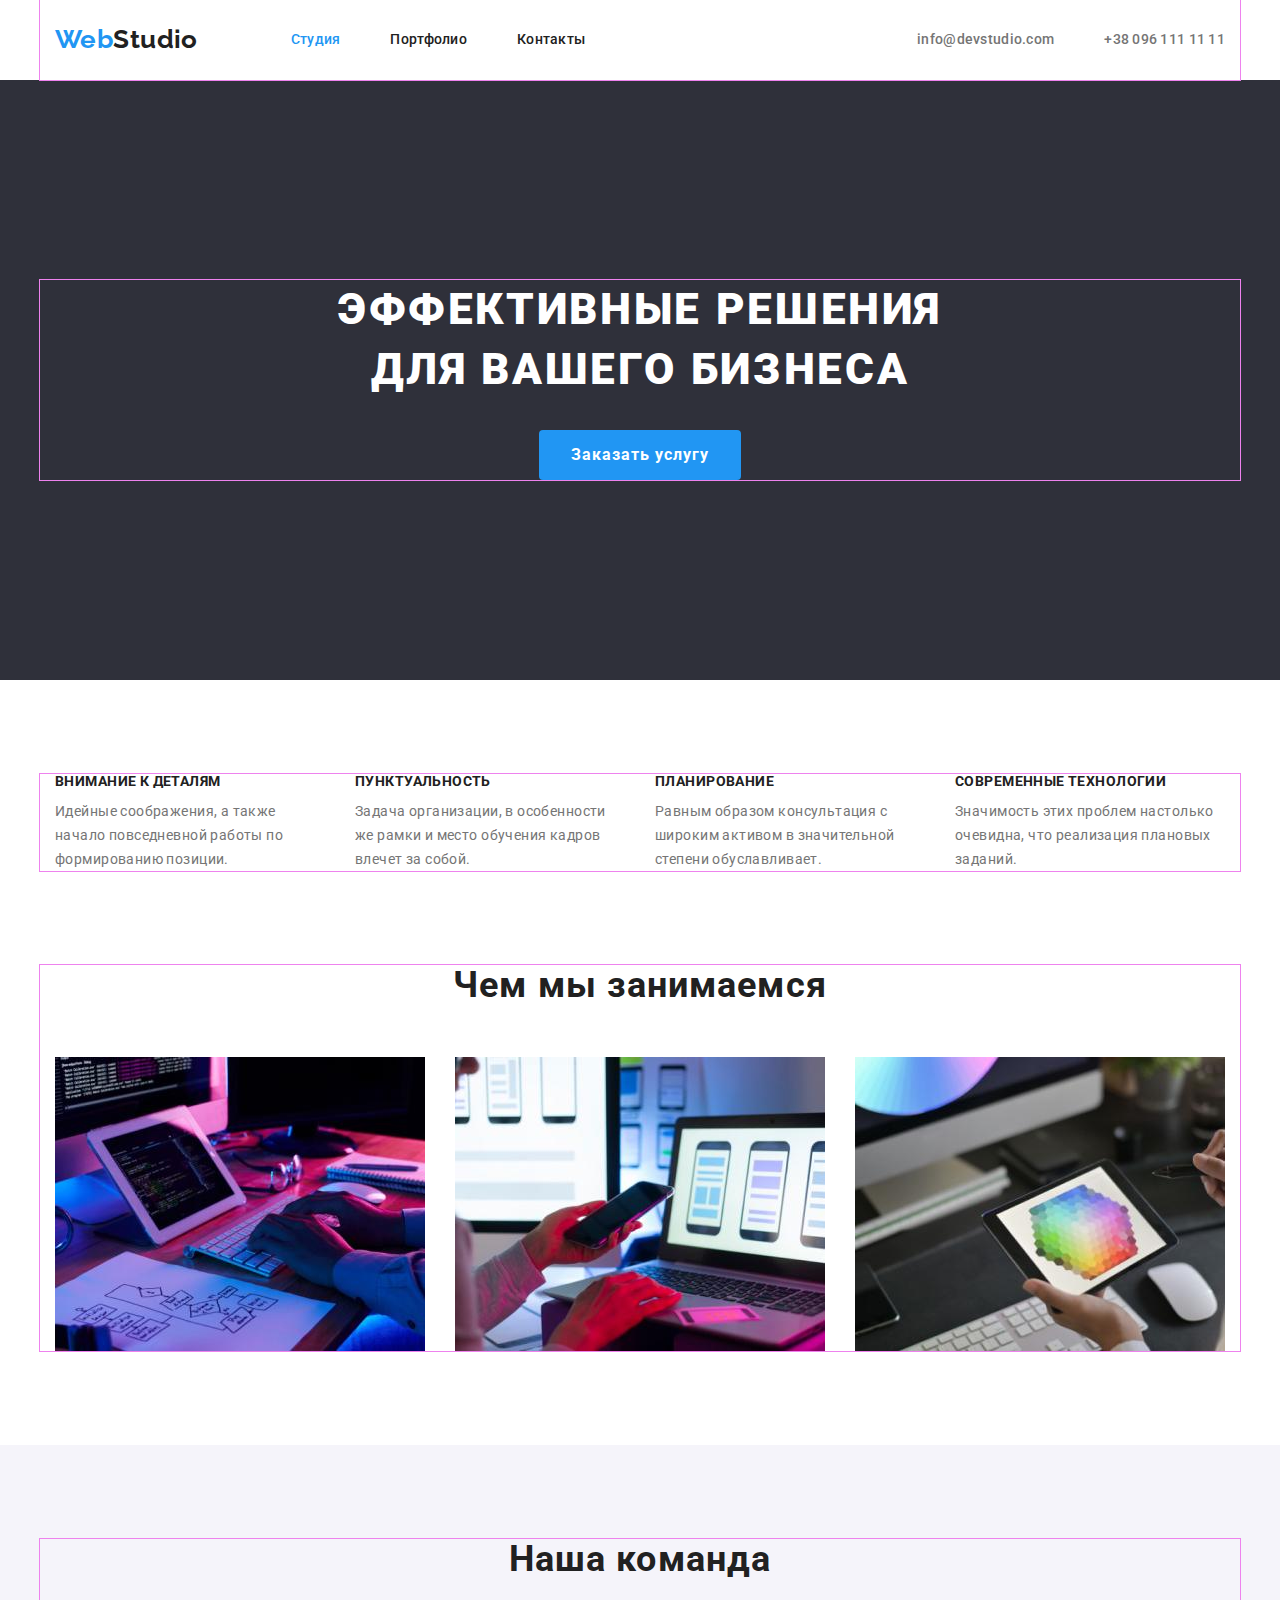
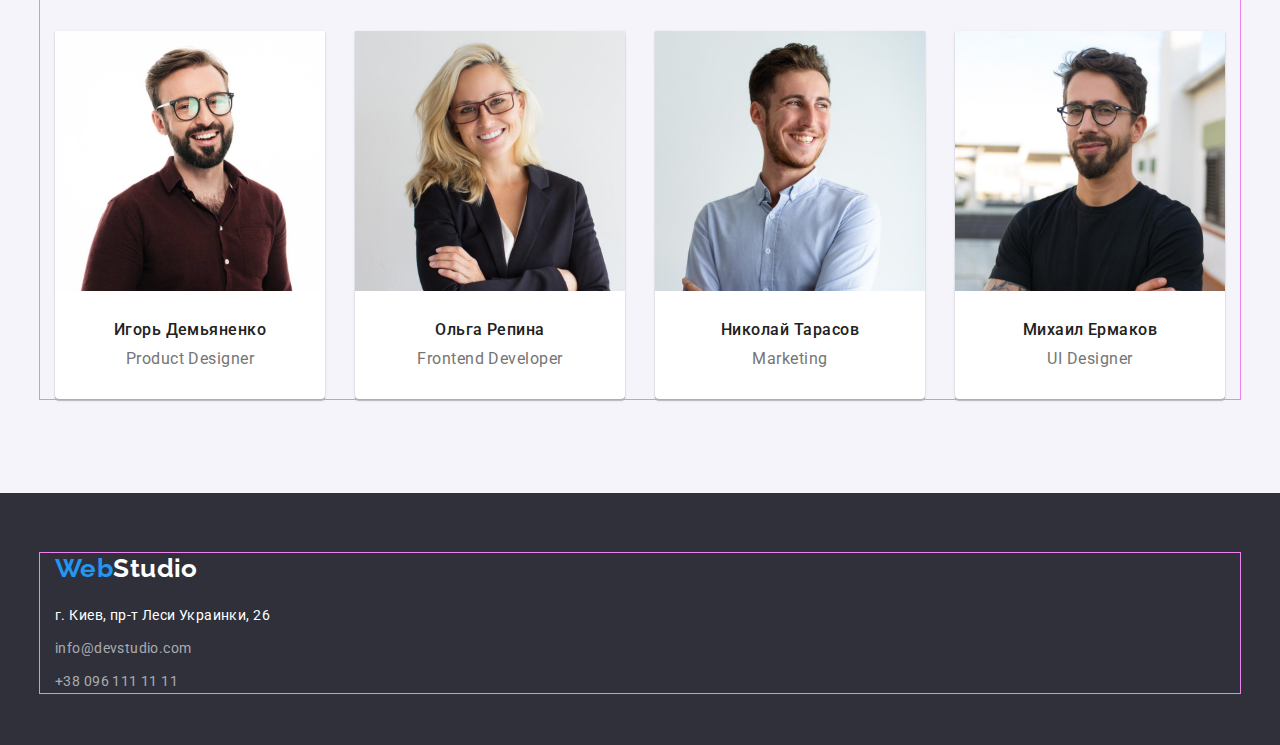
<file: index.html>
<!DOCTYPE html>
<html lang="ru">
  <head>
    <meta charset="utf-8" />
    <meta http-equiv="x-ua-compatible" content="ie=edge" />
    <title>WebStudio</title>

    <link rel="preconnect" href="https://fonts.googleapis.com" />
    <link rel="preconnect" href="https://fonts.gstatic.com" crossorigin />
    <link
      href="https://fonts.googleapis.com/css2?family=Raleway:wght@700&family=Roboto:wght@400;500;700;900&display=swap"
      rel="stylesheet"
    />
    <link
      rel="stylesheet"
      href="https://cdnjs.cloudflare.com/ajax/libs/modern-normalize/1.0.0/modern-normalize.min.css"
    />
    <link rel="stylesheet" href="./css/styles.css" />
  </head>
  <body>
    <header class="header">
      <div class="container">
        <nav class="nav-header">
          <a class="logo" href="./index.html"><span>Web</span>Studio </a>
          <ul class="menu-nav list">
            <li class="item">
              <a href="./index.html" class="menu link current">Студия</a>
            </li>
            <li class="item">
              <a href="./portfolio.html" class="menu">Портфолио</a>
            </li>
            <li class="item"><a href="#" class="menu">Контакты</a></li>
          </ul>
        </nav>
        <ul class="menu-link list">
          <li class="item">
            <a href="mailto:info@devstudio.com" class="link"
              >info@devstudio.com</a
            >
          </li>
          <li class="item">
            <a href="tel:+380961111111" class="link">+38 096 111 11 11</a>
          </li>
        </ul>
      </div>
    </header>
    <main>
      <section class="hero">
        <div class="container">
          <h1 class="hero-title">
            Эффективные решения<br />
            для вашего бизнеса
          </h1>
          <button class="button" type="button">Заказать услугу</button>
        </div>
      </section>
      <section class="feature-list section">
        <div class="container">
          <h2 class="visually-hidden">Наші особливості</h2>
          <ul class="feature list">
            <li class="title-text">
              <h3 class="title">Внимание к деталям</h3>
              <p class="text">
                Идейные соображения, а также начало повседневной работы по
                формированию позиции.
              </p>
            </li>

            <li class="title-text">
              <h3 class="title">Пунктуальность</h3>
              <p class="text">
                Задача организации, в особенности же рамки и место обучения
                кадров влечет за собой.
              </p>
            </li>

            <li class="title-text">
              <h3 class="title">Планирование</h3>
              <p class="text">
                Равным образом консультация с широким активом в значительной
                степени обуславливает.
              </p>
            </li>

            <li class="title-text">
              <h3 class="title">Современные технологии</h3>
              <p class="text">
                Значимость этих проблем настолько очевидна, что реализация
                плановых заданий.
              </p>
            </li>
          </ul>
        </div>
      </section>
      <section class="work-list section">
        <div class="container">
          <h2 class="heading">Чем мы занимаемся</h2>
          <ul class="work list">
            <li>
              <img
                src="./images/img-1.jpg"
                alt="Набор кодов на клавиатуре"
                width="370"
              />
            </li>
            <li>
              <img
                src="./images/img-2.jpg"
                alt="Разработка мобильной версии"
                width="370"
              />
            </li>
            <li>
              <img
                src="./images/img-3.jpg"
                alt="Планшет с цветами"
                width="370"
              />
            </li>
          </ul>
        </div>
      </section>
      <section class="team section">
        <div class="container">
          <h2 class="heading">Наша команда</h2>
          <ul class="childrens list">
            <li class="childrens-item">
              <img src="./images/img1.jpg" alt="Игорь Демьяненко" width="270" />
              <div class="childrens-discr">
                <h3 class="title">Игорь Демьяненко</h3>
                <p lang="en" class="text">Product Designer</p>
              </div>
            </li>
            <li class="childrens-item">
              <img src="./images/img2.jpg" alt="Ольга Репина" width="270" />
              <div class="childrens-discr">
                <h3 class="title">Ольга Репина</h3>
                <p lang="en" class="text">Frontend Developer</p>
              </div>
            </li>
            <li class="childrens-item">
              <img src="./images/img3.jpg" alt="Николай Тарасов" width="270" />
              <div class="childrens-discr">
                <h3 class="title">Николай Тарасов</h3>
                <p lang="en" class="text">Marketing</p>
              </div>
            </li>
            <li class="childrens-item">
              <img src="./images/img4.jpg" alt="Михаил Ермаков" width="270" />
              <div class="childrens-discr">
                <h3 class="title">Михаил Ермаков</h3>
                <p lang="en" class="text">UI Designer</p>
              </div>
            </li>
          </ul>
        </div>
      </section>
    </main>

    <footer>
      <div class="container">
        <a class="logo-2" href="./index.html"><span>Web</span>Studio </a>
        <address>
          <ul class="footer-list list">
            <li class="footer-item">
              <a
                class="maps"
                href="https://goo.gl/maps/ZDF3xxfNPvm4Ns7j6"
                target="_blank"
                >г. Киев, пр-т Леси Украинки, 26</a
              >
            </li>
            <li class="footer-item">
              <a class="address" href="mailto:info@devstudio.com"
                >info@devstudio.com</a
              >
            </li>
            <li class="footer-item">
              <a class="address" href="tel:+380961111111">+38 096 111 11 11</a>
            </li>
          </ul>
        </address>
      </div>
    </footer>
  </body>
</html>
</file>
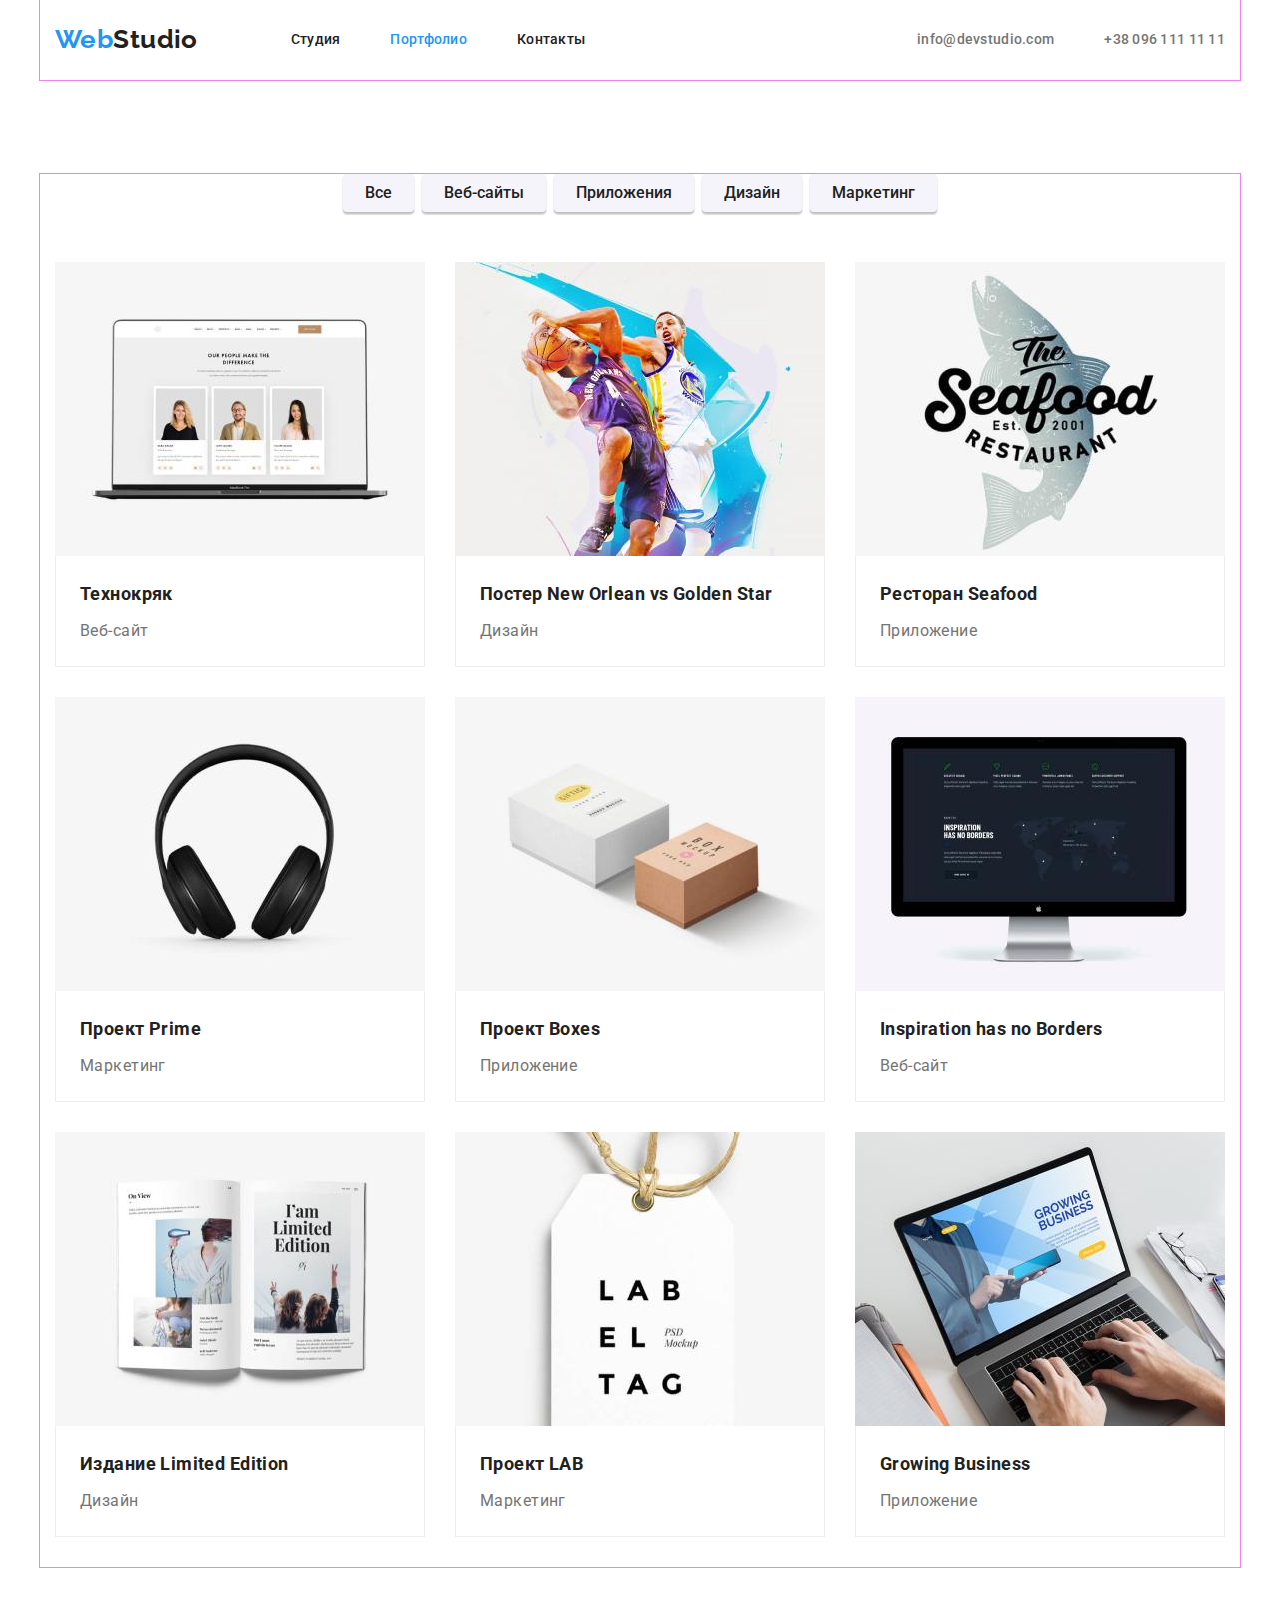
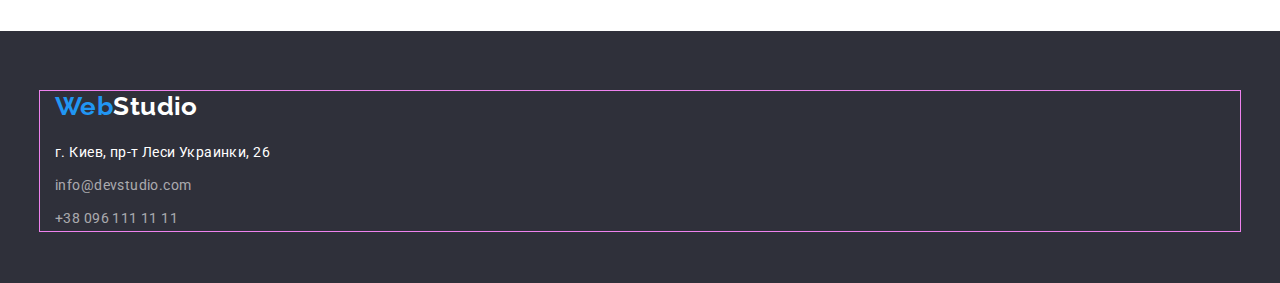
<file: portfolio.html>
<!DOCTYPE html>
<html lang="ru">
  <head>
    <meta charset="utf-8" />
    <meta http-equiv="x-ua-compatible" content="ie=edge" />
    <title>Portfolio</title>

    <link rel="preconnect" href="https://fonts.googleapis.com" />
    <link rel="preconnect" href="https://fonts.gstatic.com" crossorigin />
    <link
      href="https://fonts.googleapis.com/css2?family=Raleway:wght@700&family=Roboto:wght@400;500;700;900&display=swap"
      rel="stylesheet"
    />
    <link
    rel="stylesheet"
    href="https://cdnjs.cloudflare.com/ajax/libs/modern-normalize/1.0.0/modern-normalize.min.css"
    />
    <link rel="stylesheet" href="./css/styles.css" />
  </head>

  <body>
    <header class="header">
      <div class="container">
        <nav class="nav-header">
        <a class="logo" href="./index.html"><span>Web</span>Studio </a>
        <ul class="menu-nav list">
          <li class="item"><a href="./index.html" class="menu">Студия</a></li>
          <li class="item"><a href="./portfolio.html" class="menu link current" >Портфолио</a></li>
          <li class="item"><a href="#" class="menu">Контакты</a></li>
        </ul>
      </nav>
      <ul class="menu-link list">
        <li class="item">
          <a href="mailto:info@devstudio.com" class="link"
            >info@devstudio.com</a
          >
        </li>
        <li class="item"><a href="tel:+380961111111" class="link">+38 096 111 11 11</a></li>
      </ul>
      </div>
    </header>
    <main>
      <section class="filter-list section">
        <div class="container">
        <h1 class="visually-hidden">фільтер</h1>
        <ul class="filter-btn list">
          <li class="filter-item">
            <button class="filter" type="button">Все</button>
          </li>
          <li class="filter-item">
            <button class="filter" type="button">Веб-сайты</button>
          </li>
          <li class="filter-item">
            <button class="filter" type="button">Приложения</button>
          </li>
          <li class="filter-item">
            <button class="filter" type="button">Дизайн</button>
          </li>
          <li class="filter-item">
            <button class="filter" type="button">Маркетинг</button>
          </li>
        </ul>
        <ul class="teem-list list">
          <li class="teem">
            <img
              src="./images/notebook.jpg"
              alt="notebook"
              width="370"
              height="294"
            />
            <div class="net">
            <h2 class="title">Технокряк</h2>
            <p class="text">Веб-сайт</p>
          </div>
          </li>
          <li class="teem">
            <img
              src="./images/basketball.jpg"
              alt="basketball"
              width="370"
              height="294"
            />
            <div class="net">
            <h2 class="title">Постер New Orlean vs Golden Star</h2>
            <p class="text">Дизайн</p>
          </div>
          </li>
          <li class="teem">
            <img
              src="./images/shark.jpg"
              alt="shark"
              width="370"
              height="294"
            />
            <div class="net">
            <h2 class="title">Ресторан Seafood</h2>
            <p class="text">Приложение</p>
          </div>
          </li>
          <li class="teem">
            <img
              src="./images/headphones.jpg"
              alt="headphones"
              width="370"
              height="294"
            />
            <div class="net">
            <h2 class="title">Проект Prime</h2>
            <p class="text">Маркетинг</p>
          </div>
          </li>
          <li class="teem">
            <img src="./images/box.jpg" alt="box" width="370" height="294" />
            <div class="net">
            <h2 class="title">Проект Boxes</h2>
            <p class="text">Приложение</p>
          </div>
          </li>
          <li class="teem">
            <img
              src="./images/monitor.jpg"
              alt="monitor"
              width="370"
              height="294"
            />
            <div class="net">
            <h2 lang="en" class="title">Inspiration has no Borders</h2>
            <p class="text">Веб-сайт</p>
          </div>
          </li>
          <li class="teem">
            <img src="./images/book.jpg" alt="book" width="370" height="294" />
            <div class="net">
            <h2 class="title">Издание Limited Edition</h2>
            <p class="text">Дизайн</p>
          </div>
          </li>
          <li class="teem">
            <img src="./images/lab.jpg" alt="lab" width="370" height="294" />
            <div class="net">
            <h2 class="title">Проект LAB</h2>
            <p class="text">Маркетинг</p>
          </div>
          </li>
          <li class="teem">
            <img
              src="./images/Growing-business.jpg"
              alt="Growing usiness"
              width="370"
              height="294"
            />
            <div class="net">
            <h2 lang="en" class="title">Growing Business</h2>
            <p class="text">Приложение</p>
          </div>
          </li>
        </ul>
      </div>
      </section>
    </main>
    <footer>
      <div class="container">
        <a class="logo-2" href="./index.html"><span>Web</span>Studio </a>
        <address>
          <ul class="footer-list list">
            <li class="footer-item">
              <a
                class="maps"
                href="https://goo.gl/maps/ZDF3xxfNPvm4Ns7j6"
                target="_blank"
                >г. Киев, пр-т Леси Украинки, 26</a
              >
            </li>
            <li class="footer-item">
              <a class="address" href="mailto:info@devstudio.com"
                >info@devstudio.com</a
              >
            </li>
            <li class="footer-item">
              <a class="address" href="tel:+380961111111">+38 096 111 11 11</a>
            </li>
          </ul>
        </address>
      </div>
    </footer>
  </body>
</html>
</file>
<file: css/styles.css>
:root {
  --primary-text-color: #212121;
  --title-text-color: #212121;
  --accent-color: #2196f3;
  --text-color: #757575;
  --hero-color: #ffffff;
  --teem-set-gap: 30px;
}
body {
  color: var(--primary-text-color);
  background-color: #ffffff;
  font-family: "Roboto", sans-serif;
  font-size: 14px;
  letter-spacing: 0.03em;
}
h1,
h2,
h3,
h4,
p {
  margin: 0;
}
img {
  display: block;
  max-width: 100%;
  height: auto;
}
.section {
  padding-top: 94px;
  padding-bottom: 94px;
}
.item {
  padding: 0;
}
span {
  color: var(--accent-color);
}
.list {
  list-style: none;
  padding-left: 0;
  margin: 0;
}
.header .container {
  display: flex;
}
.menu {
  font-weight: 500;
  font-size: 14px;
  line-height: 1.14;
  letter-spacing: 0.02em;
  color: #212121;
  padding: 32p 0;
}
.menu-nav.list {
  margin-left: 93px;
  text-align: center;
}
.menu-nav.list .menu:focus,
:hover {
  color: var(--accent-color);
  text-decoration: none;
}
.menu-link .link:hover,
:focus {
  color: var(--accent-color);
}
.menu-link {
  margin-left: auto;
  display: flex;
  align-items: center;
}
.menu-link .item {
  margin-right: 50px;
}
.menu-link .item:last-child {
  margin-right: 0px;
}
.menu-nav {
  font-weight: 500;
  font-size: 14px;
  line-height: 1.14;
  letter-spacing: 0.02em;
  color: #212121;
  display: flex;
}
.menu-nav .item {
  margin-right: 50px;
}
.menu-nav .item:last-child {
  margin-right: 0;
}
.nav-header {
  display: flex;
  align-items: center;
}
.link {
  font-weight: 500;
  font-size: 14px;
  line-height: 1.14;
  letter-spacing: 0.02em;
  color: #757575;
}
.container {
  width: 1200px;
  margin-left: auto;
  margin-right: auto;
  padding-left: 15px;
  padding-right: 15px;
  outline: 1.5px solid violet;
}
.current {
  color: var(--accent-color);
}
.hero {
  background-color: #2f303a;
  padding-top: 200px;
  padding-bottom: 200px;
}
.container .hero {
  padding-bottom: 280px;
}
.hero-title {
  color: var(--hero-color);
  font-weight: 900;
  font-size: 44px;
  line-height: 1.36;
  letter-spacing: 0.06em;
  text-transform: uppercase;
  text-align: center;
  margin-bottom: 30px;
}
.work-list .work {
  display: flex;
  align-items: center;
}
.work-list {
  padding-top: 0;
}
.work li {
  margin-right: 30px;
}
.work li:last-child {
  margin-right: 0;
}
.section-title {
  color: var(--title-text-color);
}
.feature-list .title {
  color: var(--title-text-color);
  font-weight: 700;
  font-size: 14px;
  line-height: 1.14;
  letter-spacing: 0.03em;
  text-transform: uppercase;
  margin-bottom: 10px;
}
.feature-list .text {
  color: var(--text-color);
  width: 270px;
  display: flex;
  font-weight: 400;
  font-size: 14px;
  line-height: 1.71;
  letter-spacing: 0.03em;
}
.feature-list .feature {
  display: flex;
  align-items: baseline;
}
.title-text {
  margin-right: 30px;
}
.title-text:last-child {
  margin-right: 0;
}
.childrens {
  display: flex;
  flex-wrap: wrap;
  margin-right: calc(-1 * var(--teem-set-gap));
}
.childrens .childrens-item {
  flex-basis: calc(100% / 4 - var(--teem-set-gap));
  margin-right: var(--teem-set-gap);
}
.childrens-item {
  background-color: #ffffff;
  box-shadow: 0px 1px 3px rgba(0, 0, 0, 0.12), 0px 1px 1px rgba(0, 0, 0, 0.14),
    0px 2px 1px rgba(0, 0, 0, 0.2);
  border-radius: 0px 0px 4px 4px;
}
.childrens-discr {
  padding-top: 30px;
  padding-bottom: 30px;
  text-align: center;
}
.team {
  background: #f5f4fa;
}
.team .title {
  color: var(--title-text-color);
  font-weight: 500;
  font-size: 16px;
  line-height: 1.18;
  letter-spacing: 0.03em;
  margin-bottom: 10px;
  text-align: center;
}
.team .text {
  color: var(--text-color);
  font-weight: 400;
  font-size: 16px;
  line-height: 1.18;
  letter-spacing: 0.03em;
  margin-top: 0;
  text-align: center;
}
.filter {
  box-shadow: 0px 3px 1px rgba(0, 0, 0, 0.1), 0px 1px 2px rgba(0, 0, 0, 0.08),
    0px 2px 2px rgba(0, 0, 0, 0.12);
  border-radius: 4px;
  padding: 6px 22px;
}
.filter-item{
  margin-right: 8px;
}
.filter-item:last-child{
  margin-right: 0;
}
.filter-btn {
  display: flex;
  justify-content: center;
  margin-bottom: 50px;
}
.filter-list .title {
  color: var(--title-text-color);
  font-weight: 700;
  font-size: 18px;
  line-height: 2;
  margin: 0;
  margin-bottom: 4px;
}
.filter-list .text {
  color: var(--text-color);
  font-weight: 400;
  font-size: 16px;
  line-height: 1.87;
  margin: 0;
}
.button {
  color: var(--hero-color);
  background-color: var(--accent-color);
  font-family: "Roboto";
  font-style: normal;
  font-weight: 700;
  font-size: 16px;
  line-height: 1.88;
  letter-spacing: 0.06em;
  padding: 10px 32px 10px 32px;
  border-radius: 4px;
  cursor: pointer;
  border: none;
  margin: 0 auto;
  display: block;
}
.filter-list .filter:hover {
  font-family: "Roboto";
  color: var(--hero-color);
  background: #2196f3;
  box-shadow: 0px 3px 1px rgba(0, 0, 0, 0.1), 0px 1px 2px rgba(0, 0, 0, 0.08),
    0px 2px 2px rgba(0, 0, 0, 0.12);
  border-radius: 4px;
}
.filter-list .filter:focus {
  font-family: "Roboto";
  color: var(--hero-color);
  background: #2196f3;
  box-shadow: 0px 3px 1px rgba(0, 0, 0, 0.1), 0px 1px 2px rgba(0, 0, 0, 0.08),
    0px 2px 2px rgba(0, 0, 0, 0.12);
  border-radius: 4px;
}
.filter-list .filter {
  font-family: "Roboto";
  color: var(--text-color);
  font-weight: 500;
  font-size: 16px;
  line-height: 1.62;
  cursor: pointer;
  background: #f5f4fa;
  border-radius: 4px;
  color: #212121;
  border: none;
}
.logo {
  color: var(--title-text-color);
  font-family: "Raleway";
  font-style: normal;
  font-weight: 700;
  font-size: 26px;
  line-height: 1.19;
  margin-top: 24px;
  margin-bottom: 25px;
}
.logo-2 {
  font-family: "Raleway";
  font-style: normal;
  font-weight: 700;
  font-size: 26px;
  line-height: 1.19;
  color: #ffffff;
  margin-bottom: 20px;
}
.logo-2 :hover,
:focus {
  text-decoration: underline;
  text-decoration-color: var(--accent-color);
}

.heading {
  color: var(--title-text-color);
  margin-top: 0;
  margin-bottom: 50px;
  font-weight: 700;
  font-size: 36px;
  line-height: 1.16;
  text-align: center;
  letter-spacing: 0.03em;
}
address {
  font-style: normal;
  margin-top: 20px;
}
footer {
  height: 252px;
  padding-top: 60px;
  padding-bottom: 60px;
  background: #2f303a;
}
a {
  text-decoration: none;
}
.visually-hidden {
  position: absolute;
  width: 1px;
  height: 1px;
  margin: -1px;
  border: 0;
  padding: 0;
  white-space: nowrap;
  clip-path: inset(100%);
  clip: rect(0 0 0 0);
  overflow: hidden;
}
li {
  list-style-type: none;
}
.address {
  font-weight: 400;
  font-size: 14px;
  line-height: 1.71;
  letter-spacing: 0.03em;
  color: rgba(255, 255, 255, 0.6);
}
.address:hover,
:focus {
  color: var(--accent-color);
}
.maps {
  font-weight: 400;
  font-size: 14px;
  line-height: 1.71;
  letter-spacing: 0.03em;
  color: var(--hero-color);
}
.maps:hover,
:focus {
  color: var(--accent-color);
}
.teem-list {
  display: flex;
  flex-wrap: wrap;
  margin-bottom: calc(-1 * var(--teem-set-gap));
  margin-left: calc(-1 * var(--teem-set-gap));
}
.teem-list > .teem {
  flex-basis: calc(100% / 3 - var(--teem-set-gap));
  margin-bottom: var(--teem-set-gap);
  margin-left: var(--teem-set-gap);
}
.filter-list .net {
  border: 1px solid #eeeeee;
  padding: 20px 24px;
  border-top: none;
}
.footer-item {
  margin-bottom: 9px;
}
.footer-item:last-child {
  margin-bottom: 0;
}
</file>
